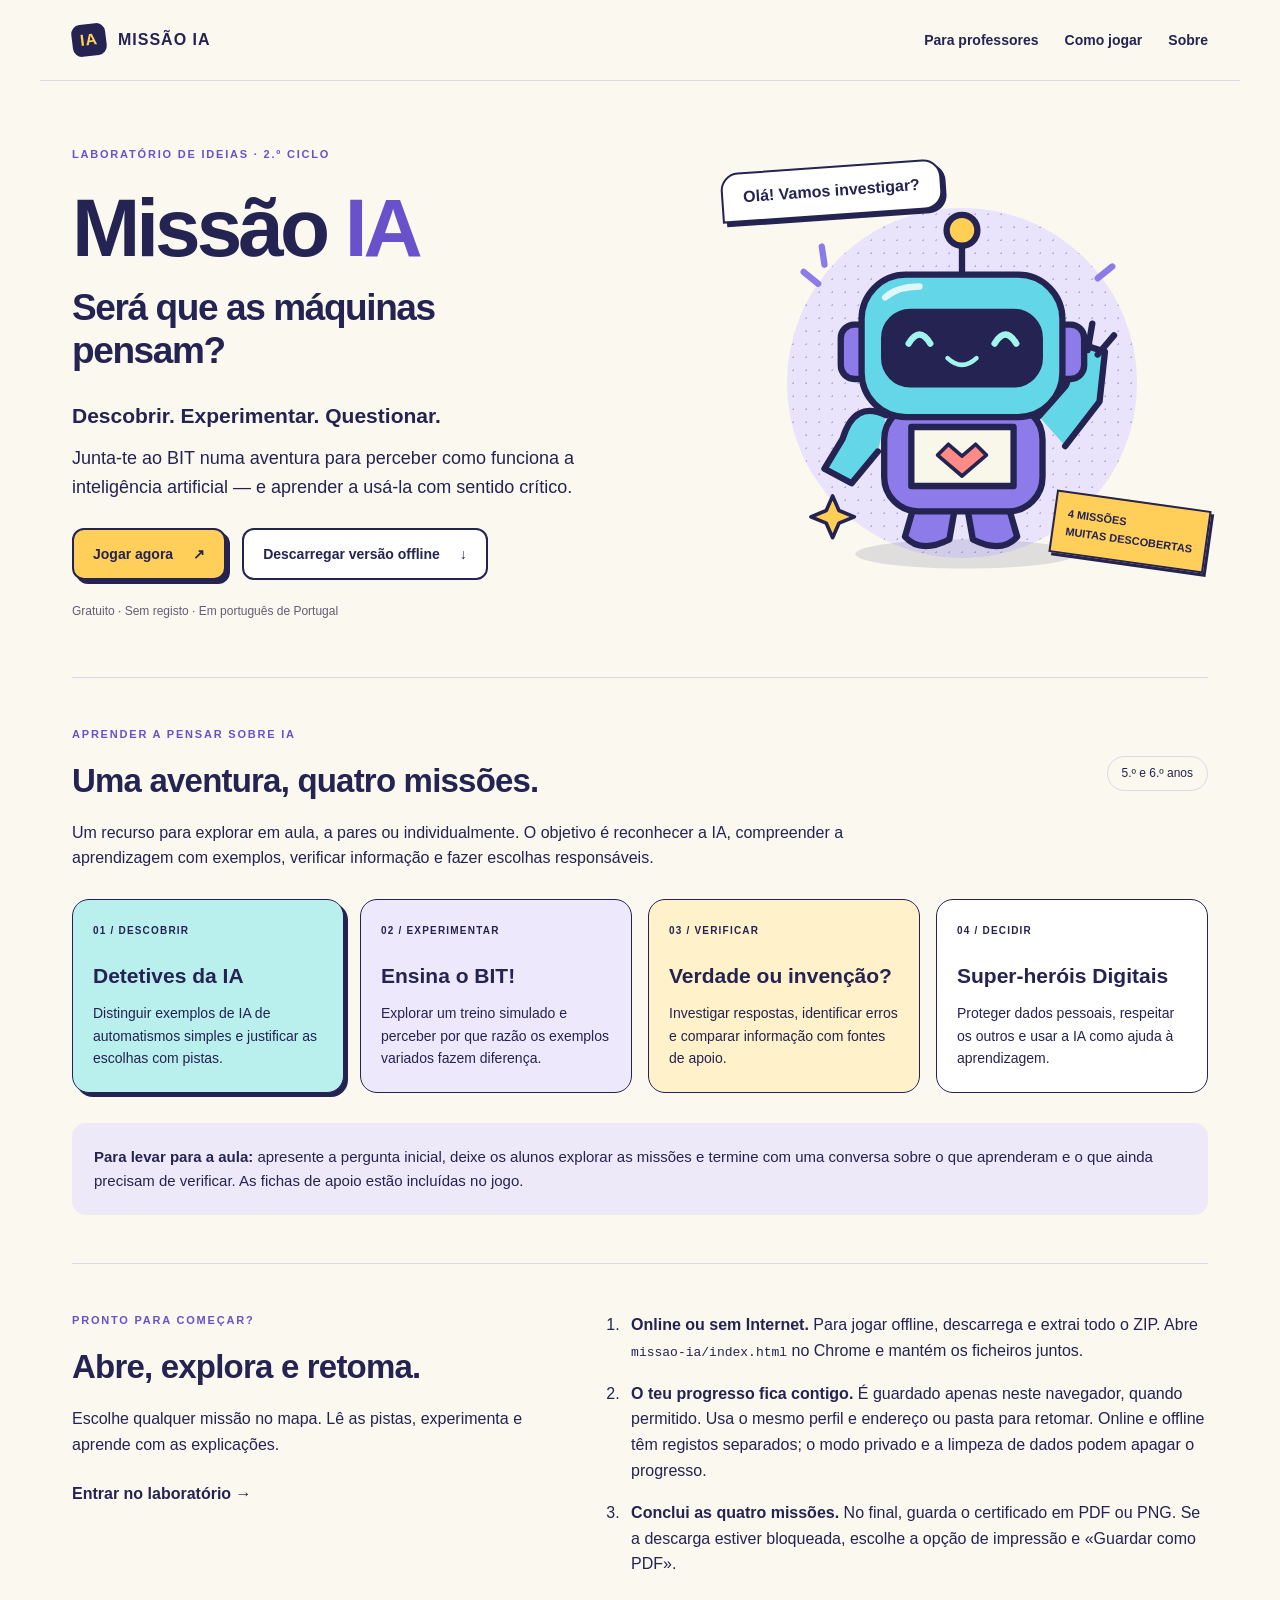
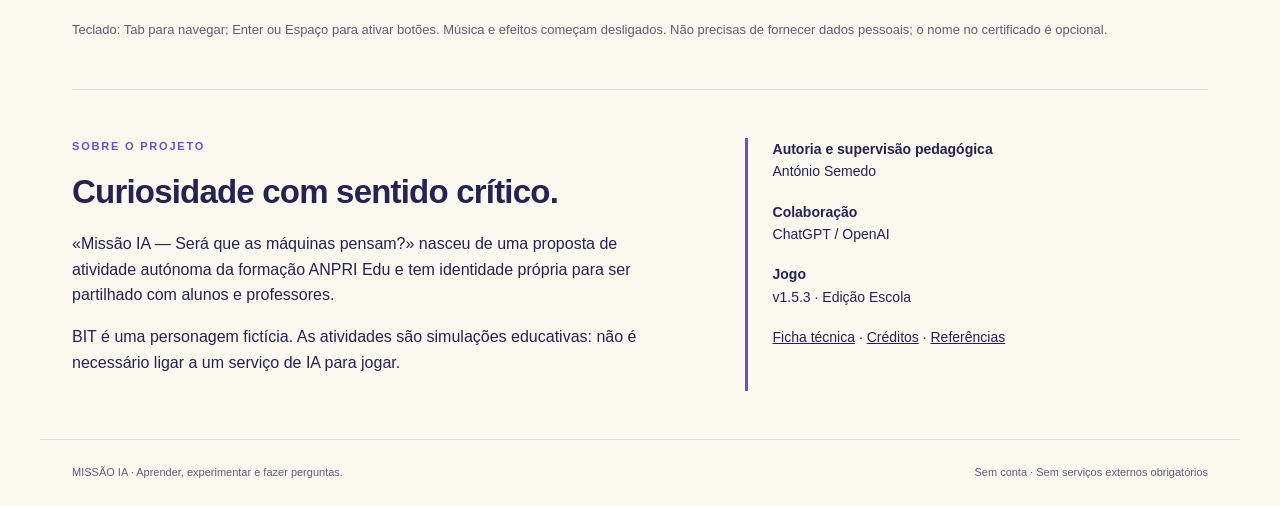
<file: index.html>
<!doctype html>
<html lang="pt-PT">
<head><meta charset="utf-8"><meta name="viewport" content="width=device-width,initial-scale=1"><meta name="theme-color" content="#242351"><meta name="description" content="Uma aventura gratuita para descobrir a inteligência artificial no 2.º ciclo. Quatro missões com o BIT, sem registo e com versão offline."><title>Missão IA — Será que as máquinas pensam?</title><link rel="icon" href="missao-ia/bit.svg" type="image/svg+xml"><link rel="stylesheet" href="portal.css"></head>
<body><a class="skip" href="#conteudo">Saltar para o conteúdo</a>
<header><a class="brand" href="index.html"><span class="mark">IA</span> MISSÃO IA</a><nav aria-label="Navegação principal"><a href="#professores">Para professores</a><a href="#como-jogar">Como jogar</a><a href="#sobre">Sobre</a></nav></header>
<main id="conteudo"><section class="hero" aria-labelledby="titulo"><div><p class="eyebrow">LABORATÓRIO DE IDEIAS · 2.º CICLO</p><h1 id="titulo">Missão <span>IA</span><small>Será que as máquinas pensam?</small></h1><p class="lead">Descobrir. Experimentar. Questionar.</p><p class="intro">Junta-te ao BIT numa aventura para perceber como funciona a inteligência artificial — e aprender a usá-la com sentido crítico.</p><div class="actions"><a class="button primary" href="missao-ia/index.html">Jogar agora <span aria-hidden="true">↗</span></a><a class="button secondary" href="downloads/missao-ia-v1.5.3-edicao-escola.zip" download>Descarregar versão offline <span aria-hidden="true">↓</span></a></div><p class="micro">Gratuito · Sem registo · Em português de Portugal</p></div><div class="art"><div class="orbit"></div><p class="speech">Olá! Vamos investigar?</p><img src="missao-ia/bit.svg" width="420" height="440" alt="BIT, o robô azul e lilás que te acompanha nas missões"><span class="sticker">4 MISSÕES<br>MUITAS DESCOBERTAS</span></div></section>
<section id="professores" class="section" aria-labelledby="prof-title"><div class="section-top"><div><p class="eyebrow">APRENDER A PENSAR SOBRE IA</p><h2 id="prof-title">Uma aventura, quatro missões.</h2></div><span class="pill">5.º e 6.º anos</span></div><p class="section-intro">Um recurso para explorar em aula, a pares ou individualmente. O objetivo é reconhecer a IA, compreender a aprendizagem com exemplos, verificar informação e fazer escolhas responsáveis.</p><div class="cards">
<article><span class="number">01 / DESCOBRIR</span><h3>Detetives da IA</h3><p>Distinguir exemplos de IA de automatismos simples e justificar as escolhas com pistas.</p></article>
<article><span class="number">02 / EXPERIMENTAR</span><h3>Ensina o BIT!</h3><p>Explorar um treino simulado e perceber por que razão os exemplos variados fazem diferença.</p></article>
<article><span class="number">03 / VERIFICAR</span><h3>Verdade ou invenção?</h3><p>Investigar respostas, identificar erros e comparar informação com fontes de apoio.</p></article>
<article><span class="number">04 / DECIDIR</span><h3>Super-heróis Digitais</h3><p>Proteger dados pessoais, respeitar os outros e usar a IA como ajuda à aprendizagem.</p></article></div><p class="teacher-note"><strong>Para levar para a aula:</strong> apresente a pergunta inicial, deixe os alunos explorar as missões e termine com uma conversa sobre o que aprenderam e o que ainda precisam de verificar. As fichas de apoio estão incluídas no jogo.</p></section>
<section id="como-jogar" class="section instructions" aria-labelledby="how-title"><div><p class="eyebrow">PRONTO PARA COMEÇAR?</p><h2 id="how-title">Abre, explora e retoma.</h2><p>Escolhe qualquer missão no mapa. Lê as pistas, experimenta e aprende com as explicações.</p><a class="text-link" href="missao-ia/index.html">Entrar no laboratório <span aria-hidden="true">→</span></a></div><ol><li><strong>Online ou sem Internet.</strong> Para jogar offline, descarrega e extrai todo o ZIP. Abre <code>missao-ia/index.html</code> no Chrome e mantém os ficheiros juntos.</li><li><strong>O teu progresso fica contigo.</strong> É guardado apenas neste navegador, quando permitido. Usa o mesmo perfil e endereço ou pasta para retomar. Online e offline têm registos separados; o modo privado e a limpeza de dados podem apagar o progresso.</li><li><strong>Conclui as quatro missões.</strong> No final, guarda o certificado em PDF ou PNG. Se a descarga estiver bloqueada, escolhe a opção de impressão e «Guardar como PDF».</li></ol><p class="access">Teclado: Tab para navegar; Enter ou Espaço para ativar botões. Música e efeitos começam desligados. Não precisas de fornecer dados pessoais; o nome no certificado é opcional.</p></section>
<section id="sobre" class="section about" aria-labelledby="about-title"><div><p class="eyebrow">SOBRE O PROJETO</p><h2 id="about-title">Curiosidade com sentido crítico.</h2><p>«Missão IA — Será que as máquinas pensam?» nasceu de uma proposta de atividade autónoma da formação ANPRI Edu e tem identidade própria para ser partilhado com alunos e professores.</p><p>BIT é uma personagem fictícia. As atividades são simulações educativas: não é necessário ligar a um serviço de IA para jogar.</p></div><div class="credits"><p><strong>Autoria e supervisão pedagógica</strong><br>António Semedo</p><p><strong>Colaboração</strong><br>ChatGPT / OpenAI</p><p><strong>Jogo</strong><br>v1.5.3 · Edição Escola</p><a href="missao-ia/FICHA-TECNICA.md">Ficha técnica</a> · <a href="missao-ia/CREDITOS.md">Créditos</a> · <a href="missao-ia/REFERENCIAS.md">Referências</a></div></section></main>
<footer><span>MISSÃO IA · Aprender, experimentar e fazer perguntas.</span><span>Sem conta · Sem serviços externos obrigatórios</span></footer></body></html>
</file>
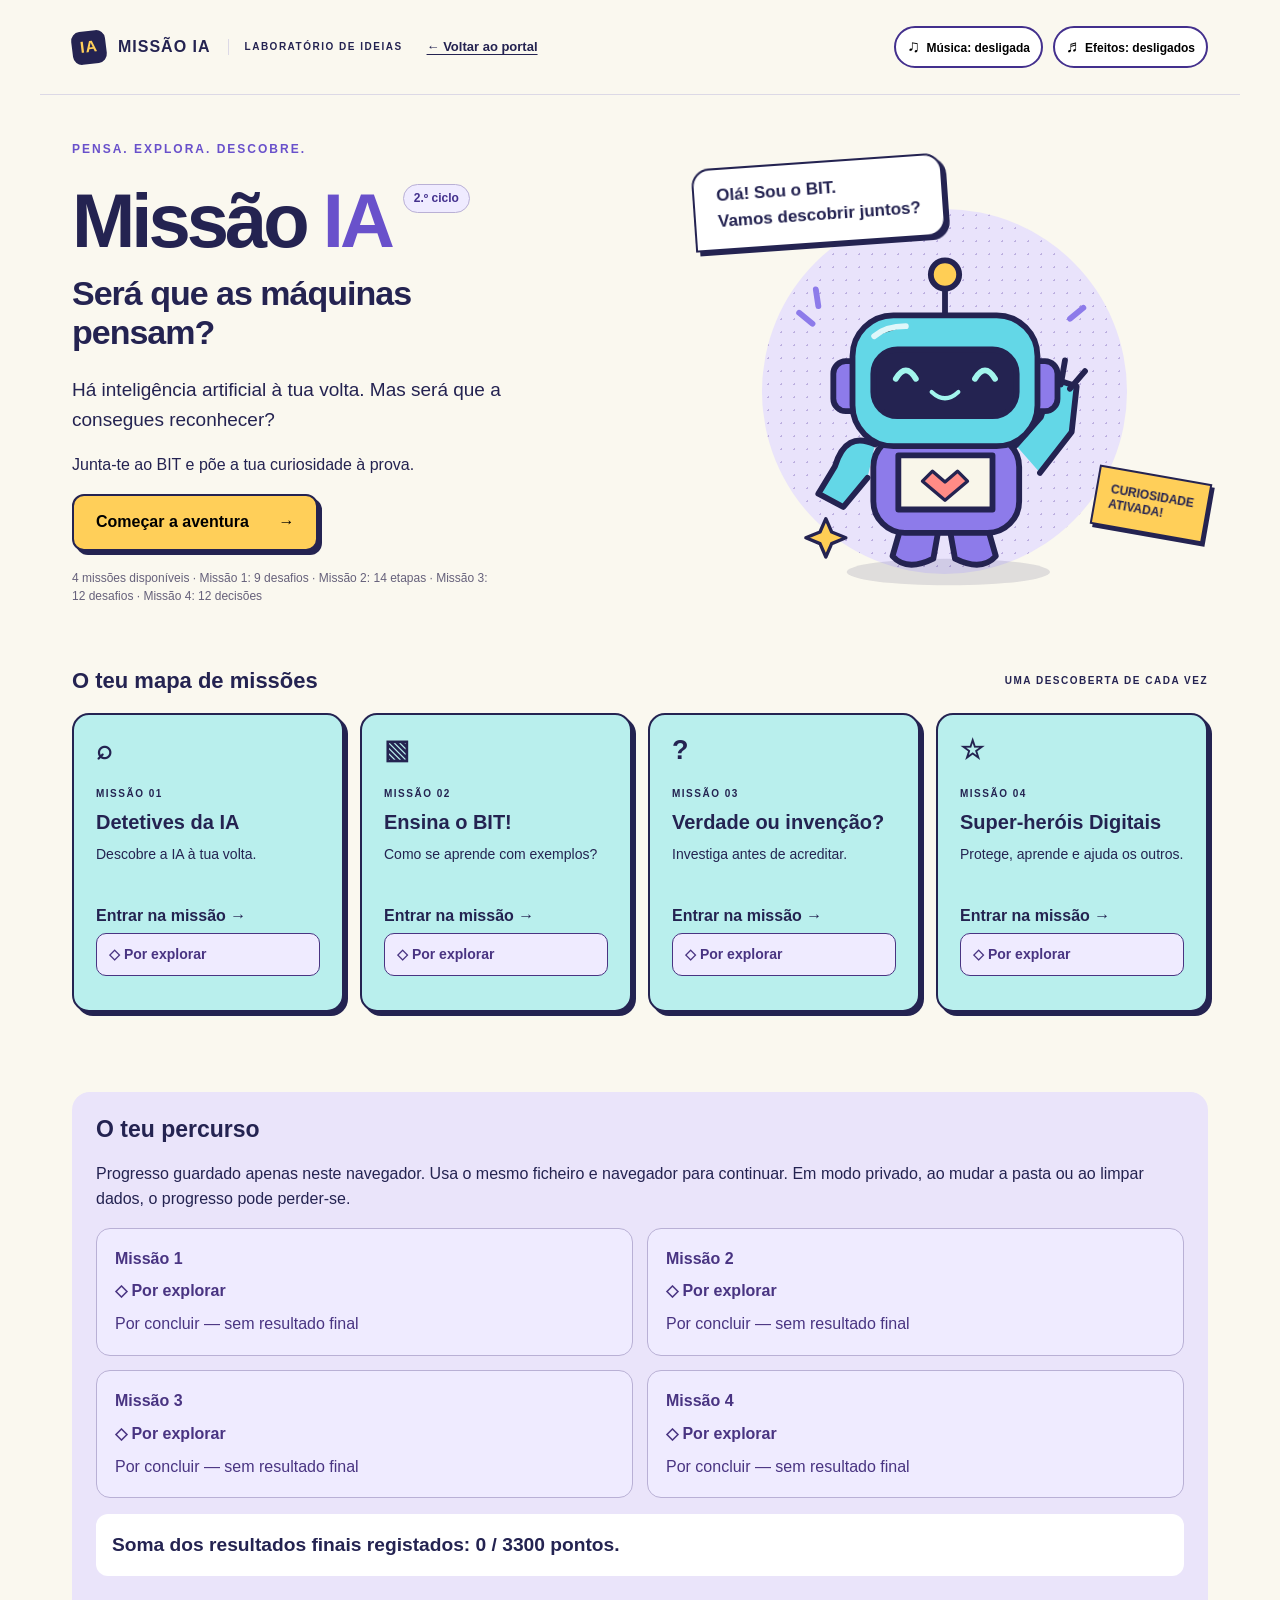
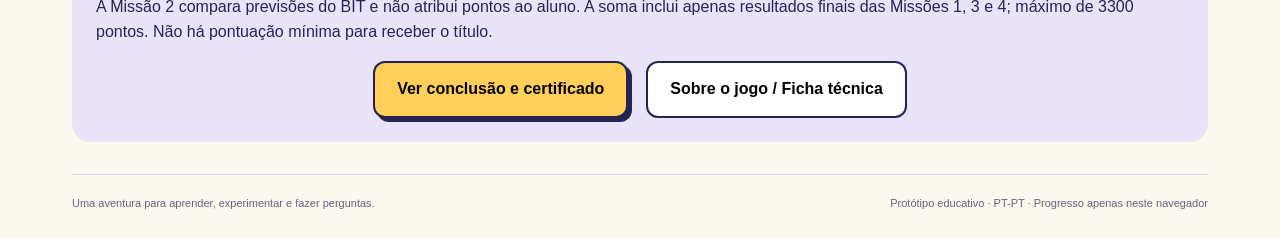
<file: missao-ia/index.html>
<!doctype html>
<html lang="pt-PT">
<head><meta charset="utf-8"><meta name="viewport" content="width=device-width,initial-scale=1"><meta name="theme-color" content="#242351"><title>Missão IA — Será que as máquinas pensam?</title><link rel="stylesheet" href="styles.css"><script defer src="progress.js"></script><script defer src="mission4.js"></script><script defer src="missions.js"></script><script defer src="mission2.js"></script><script defer src="mission3.js"></script><script defer src="music.js"></script><script defer src="app.js"></script></head>
<body>
<header class="topbar"><a class="brand" href="index.html" aria-label="Missão IA, início"><span class="brand-icon">IA</span> MISSÃO IA<span class="edition">LABORATÓRIO DE IDEIAS</span></a><a class="portal-return" href="../index.html">← Voltar ao portal</a><div class="audio-controls"><button id="music" class="secondary sound" aria-pressed="false"><span aria-hidden="true">♫</span> Música: desligada</button><button id="sound" class="secondary sound" aria-pressed="false"><span aria-hidden="true">♬</span> Efeitos: desligados</button></div><span id="audio-status" class="sr-only" role="status"></span></header>
<main id="app" tabindex="-1"></main>
<footer>Uma aventura para aprender, experimentar e fazer perguntas. <span>Protótipo educativo · PT-PT · Progresso apenas neste navegador</span></footer>
<noscript>Ativa o JavaScript no teu navegador para jogar esta missão.</noscript>
</body></html>
</file>
<file: portal.css>
:root{--ink:#242351;--purple:#6951cb;--paper:#faf8ef;--yellow:#ffcf59;--cyan:#b9efed;--line:#dcd9e6}*{box-sizing:border-box}html{scroll-behavior:smooth;scroll-padding-top:24px}body{margin:0;background:var(--paper);color:var(--ink);font:16px/1.6 "Trebuchet MS",Arial,sans-serif}a{color:inherit}a:focus-visible{outline:4px solid #087f8d;outline-offset:5px}h1,h2,h3,p{margin-top:0}h1,h2,h3{line-height:1.15}header,main,footer{max-width:1200px;margin:auto}header{padding:24px 32px;display:flex;justify-content:space-between;align-items:center;border-bottom:1px solid var(--line);gap:24px}.brand{text-decoration:none;font-weight:900;letter-spacing:1px;display:flex;align-items:center;gap:12px;white-space:nowrap}.mark{background:var(--ink);color:var(--yellow);padding:3px 8px;border-radius:9px;transform:rotate(-7deg)}nav{display:flex;gap:26px;font-size:14px;font-weight:bold}nav a{text-decoration:none}nav a:hover,.text-link:hover{text-decoration:underline}main{padding:0 32px}.hero{display:grid;grid-template-columns:1.25fr 1fr;gap:30px;align-items:center;padding:65px 0 56px}.eyebrow{font-size:11px;font-weight:900;letter-spacing:1.8px;color:var(--purple);margin-bottom:18px}h1{font-size:82px;letter-spacing:-4px;margin-bottom:26px}h1 span{color:var(--purple)}h1 small{display:block;max-width:480px;font-size:37px;letter-spacing:-1.4px;margin-top:12px}.lead{font-size:21px;font-weight:bold;margin-bottom:12px}.intro{max-width:510px;font-size:18px}.actions{display:flex;gap:16px;flex-wrap:wrap;margin-top:26px}.button{display:inline-flex;align-items:center;justify-content:center;gap:20px;text-decoration:none;border:2px solid var(--ink);border-radius:12px;padding:13px 19px;font-size:14px;font-weight:900;min-height:52px}.primary{background:var(--yellow);box-shadow:4px 4px 0 var(--ink)}.secondary{background:white}.button:hover{transform:translateY(-2px)}.micro{font-size:12px;color:#625d76;margin:22px 0 0}.art{position:relative;display:flex;align-items:center;justify-content:center;min-height:430px}.art img{position:relative;width:90%;height:auto;max-width:380px}.orbit{position:absolute;width:350px;height:350px;border-radius:50%;background-color:#e9e3fb;background-image:radial-gradient(#bdb0e0 1px,transparent 1px);background-size:13px 13px}.speech{position:absolute;top:-2px;left:5px;z-index:1;background:white;border:2px solid var(--ink);border-radius:18px 18px 18px 0;padding:10px 20px;box-shadow:4px 4px var(--ink);transform:rotate(-4deg);font-weight:bold}.sticker{position:absolute;bottom:35px;right:0;font-size:11px;font-weight:900;background:var(--yellow);border:2px solid var(--ink);padding:12px;transform:rotate(8deg);box-shadow:3px 3px var(--ink)}.section{padding:48px 0;border-top:1px solid var(--line)}.section-top{display:flex;align-items:center;justify-content:space-between;gap:20px}h2{font-size:33px;letter-spacing:-.8px;margin-bottom:20px}.pill{padding:7px 14px;border:1px solid var(--line);border-radius:30px;font-size:12px;white-space:nowrap}.section-intro{max-width:800px;margin-bottom:28px}.cards{display:grid;grid-template-columns:repeat(4,minmax(0,1fr));gap:16px}.cards article{background:white;border:1.5px solid var(--ink);border-radius:17px;padding:23px 20px}.cards article:first-child{background:var(--cyan);box-shadow:4px 4px var(--ink)}.cards article:nth-child(2){background:#eee8fc}.cards article:nth-child(3){background:#fff1c9}.number{display:block;font-size:10px;font-weight:900;letter-spacing:1.2px;margin-bottom:25px}h3{font-size:21px;margin-bottom:14px}.cards p{font-size:14px;margin:0}.teacher-note{background:#eee9f8;border-radius:14px;padding:22px;margin:30px 0 0;font-size:15px}.instructions{display:grid;grid-template-columns:1fr 1.3fr;gap:18px 64px}.instructions ol{margin:0;padding-left:22px}.instructions li{padding-left:7px;margin-bottom:17px}.text-link{font-weight:bold;text-decoration:none;display:inline-block;padding:8px 0}.access{grid-column:1/-1;font-size:13px;margin:8px 0 0;color:#625d76}code{font-size:13px;overflow-wrap:anywhere}.about{display:grid;grid-template-columns:1.3fr 1fr;gap:70px}.credits{border-left:3px solid var(--purple);padding-left:25px;font-size:14px}.credits p{margin-bottom:18px}footer{border-top:1px solid var(--line);display:flex;justify-content:space-between;gap:20px;padding:24px 32px;font-size:11px;color:#625d76}.skip{position:absolute;left:10px;top:-100px;background:white;padding:12px;z-index:10}.skip:focus{top:10px}@media(max-width:950px){h1{font-size:66px}h1 small{font-size:31px}.hero{gap:18px}.art{min-height:360px}.orbit{width:280px;height:280px}.cards{grid-template-columns:repeat(2,minmax(0,1fr))}.instructions,.about{gap:30px}.button{font-size:13px}}@media(max-width:650px){header{flex-wrap:wrap;padding:20px;gap:18px}nav{gap:20px;font-size:12px;flex-wrap:wrap}main{padding:0 20px}.hero{grid-template-columns:1fr;padding-top:32px;gap:25px}h1{font-size:66px}h1 small{font-size:32px}.art{max-width:370px;width:100%;margin:auto;min-height:350px}.art img{max-width:310px}.speech{top:0;font-size:14px}.sticker{bottom:20px;font-size:10px}.actions{flex-direction:column;align-items:stretch}.section{padding:34px 0}.section-top{align-items:flex-start}.section-top .pill{display:none}h2{font-size:29px}.cards{grid-template-columns:1fr}.cards article{padding:22px}.number{margin-bottom:14px}.instructions,.about{grid-template-columns:1fr}.credits{margin-top:8px}footer{padding:20px;display:block}footer span{display:block;margin-bottom:8px}}@media(prefers-reduced-motion:reduce){html{scroll-behavior:auto}.button:hover{transform:none}}
</file>
<file: missao-ia/styles.css>
:root{--ink:#242351;--purple:#6951cb;--paper:#faf8ef;--yellow:#ffcf59;--cyan:#b9efed;--line:#dcd9e6}*{box-sizing:border-box}body{margin:0;background:var(--paper);color:var(--ink);font-family:'Trebuchet MS',Arial,sans-serif;line-height:1.55}button,a{-webkit-tap-highlight-color:transparent}button{font:inherit;cursor:pointer}button:focus-visible,a:focus-visible,summary:focus-visible{outline:4px solid #087f8d;outline-offset:5px}button[hidden]{display:none}h1,h2,h3,p{margin-top:0}h1,h2,h3{line-height:1.15}button{transition:transform .15s}button:hover:not(:disabled){transform:translateY(-2px)}.topbar{max-width:1200px;margin:auto;padding:25px 32px;display:flex;justify-content:space-between;align-items:center;border-bottom:1px solid var(--line)}.brand{display:flex;align-items:center;gap:12px;text-decoration:none;color:var(--ink);font-weight:900;letter-spacing:1px}.brand-icon{background:var(--ink);color:var(--yellow);border-radius:9px;padding:4px 8px;transform:rotate(-7deg)}.edition{font-size:10px;letter-spacing:1.5px;border-left:1px solid var(--line);padding-left:16px;margin-left:5px}.year{font-size:12px;font-weight:bold;border:1px solid var(--line);border-radius:30px;padding:6px 13px}main{max-width:1200px;margin:auto;padding:0 32px;outline:none}.hero{display:grid;grid-template-columns:1.1fr 1fr;align-items:center;min-height:530px;padding:45px 0 30px;gap:30px}.eyebrow{font-size:12px;font-weight:900;letter-spacing:2px;color:var(--purple);margin-bottom:18px}.hero h1{font-size:76px;letter-spacing:-4px;margin-bottom:23px}.hero h1>span{color:var(--purple)}.hero h1 i{display:block;font-size:34px;letter-spacing:-1px;font-style:normal;max-width:440px;margin-top:10px}.intro{font-size:19px;max-width:430px}.hero-copy>p:not(.eyebrow){max-width:430px}.primary,.secondary{border:2px solid var(--ink);border-radius:12px;padding:14px 22px;font-weight:900}.primary{background:var(--yellow);box-shadow:4px 4px 0 var(--ink)}.primary span{padding-left:25px}.secondary{background:white}.micro{font-size:12px;color:#66617b;margin-top:18px}.hero-art{position:relative;min-height:440px;display:flex;align-items:flex-end;justify-content:center}.orbit{position:absolute;background:#e9e3fb;width:365px;height:365px;border-radius:50%;bottom:25px;background-image:radial-gradient(#bdb0e0 1px,transparent 1px);background-size:13px 13px}.bit{width:100%;max-width:350px;position:relative}.speech{position:absolute;top:2px;left:12px;z-index:2;background:white;border:2px solid var(--ink);box-shadow:4px 4px 0 var(--ink);padding:13px 22px;border-radius:18px 18px 18px 0;transform:rotate(-4deg);font-weight:bold;font-size:17px}.sticker{position:absolute;right:0;bottom:65px;background:var(--yellow);border:2px solid var(--ink);padding:13px;transform:rotate(10deg);font-size:12px;font-weight:900;line-height:1.25;box-shadow:3px 3px 0 var(--ink)}.section-label{display:flex;justify-content:space-between;align-items:center;margin:20px 0}.section-label h2{font-size:22px;margin:0}.section-label>span{font-size:10px;letter-spacing:1.5px;font-weight:bold}.mission-grid{display:grid;grid-template-columns:repeat(4,1fr);gap:16px}.mission-card{border:1.5px solid var(--line);background:#fffdf7;border-radius:17px;padding:22px;min-height:260px}.mission-card.ready{border:2px solid var(--ink);background:var(--cyan);box-shadow:4px 4px 0 var(--ink)}.card-top{display:flex;align-items:center;justify-content:space-between;margin-bottom:22px}.mission-icon{font-size:27px;line-height:1;font-weight:bold}.status{font-size:9px;font-weight:bold;letter-spacing:1px;background:#eeeaf5;padding:5px 7px;border-radius:5px}.ready .status{background:white}.mission-number{font-size:10px;letter-spacing:1.5px;margin-bottom:9px;font-weight:bold}.mission-card h3{font-size:20px;margin-bottom:10px}.mission-card>p:not(.mission-number){font-size:14px;min-height:43px;margin-bottom:12px}.text-button{background:none;border:0;color:var(--ink);font-weight:bold;padding:5px 0;text-align:left}.text-button:hover{text-decoration:underline}.soon{font-size:11px;color:#69657a}.future{color:#625c79}.map{padding-bottom:48px}footer{max-width:1136px;margin:0 auto;border-top:1px solid var(--line);padding:20px 0 26px;font-size:11px;color:#66617b;display:flex;justify-content:space-between;gap:20px}.play{max-width:960px;margin:30px auto 60px}.play-top{display:flex;justify-content:space-between;align-items:center}.points{background:var(--yellow);padding:7px 16px;border-radius:30px;font-weight:bold}.mission-heading{text-align:center;margin:35px 0 30px}.mission-heading h1{font-size:35px}.mission-heading .eyebrow{margin-bottom:10px}.progress-label{display:flex;justify-content:space-between;font-size:12px;font-weight:bold}progress{width:100%;height:12px;appearance:none;border:0;border-radius:10px;overflow:hidden;background:#e7e2f1;margin:8px 0 30px}progress::-webkit-progress-bar{background:#e7e2f1}progress::-webkit-progress-value{background:var(--purple)}progress::-moz-progress-bar{background:var(--purple)}.challenge-layout{display:grid;grid-template-columns:230px 1fr;gap:32px}.guide .bit{width:220px}.guide-note{background:var(--cyan);border:2px solid var(--ink);border-radius:15px;padding:18px;font-size:14px;transform:rotate(-2deg)}.guide-note p{margin:8px 0 0}.question{background:white;border:2px solid var(--ink);border-radius:20px;padding:32px;box-shadow:6px 6px 0 #ded5f2}.question h2{font-size:28px}.scenario{font-size:18px}fieldset{border:0;padding:0;margin:25px 0 0}legend{font-weight:bold;margin-bottom:12px}.choices{display:grid;grid-template-columns:1fr 1fr;gap:12px}.choice{border:2px solid var(--ink);background:#f2edfc;border-radius:10px;padding:15px;text-align:left;font-weight:bold;display:flex;justify-content:space-between;gap:10px}.choice:disabled{cursor:default;color:var(--ink);opacity:.65}.choice.correct{background:#b9efcf;opacity:1;border-color:#246a43}.choice.incorrect{background:#ffe0d5;opacity:1;border-color:#a14b33}.feedback{margin-top:22px;padding:18px;border-radius:12px;font-size:15px}.feedback p{margin:8px 0 0}.positive{background:#e3f7eb}.learn{background:#fff0d5}.next{margin-top:20px}.results{max-width:760px;text-align:center;margin:50px auto}.results h1{font-size:42px}.score-medal{background:var(--yellow);border:2px solid var(--ink);box-shadow:5px 5px 0 var(--ink);border-radius:50%;width:180px;height:180px;margin:30px auto;display:flex;flex-direction:column;justify-content:center;font-size:22px;transform:rotate(-4deg)}.score-medal strong{font-size:48px;line-height:1.1}.score-medal span{font-size:11px;font-weight:bold;letter-spacing:1px}.takeaway{text-align:left;background:#eae4fa;padding:26px;border-radius:18px}.takeaway h2{font-size:23px}.takeaway p:last-child{margin:0}details{text-align:left;margin:24px 0;border:1px solid var(--line);padding:18px;border-radius:12px}summary{cursor:pointer;font-weight:bold}.review{padding-left:22px}.review li{padding:15px 0;border-bottom:1px solid var(--line)}.review p{font-size:14px;margin:8px 0 0}.result-actions{display:flex;justify-content:center;gap:18px;flex-wrap:wrap}@media(max-width:900px){.edition{display:none}.hero h1{font-size:62px}.hero h1 i{font-size:29px}.mission-grid{grid-template-columns:repeat(2,1fr)}.hero-art{min-height:390px}.orbit{width:290px;height:290px}.sticker{right:-10px}.challenge-layout{grid-template-columns:160px 1fr;gap:20px}.guide .bit{width:160px}footer{margin:0 32px}.section-label>span{display:none}}@media(max-width:620px){main{padding:0 20px}.topbar{padding:18px 20px}.brand{font-size:14px}.year{font-size:10px}.hero{grid-template-columns:1fr;gap:0;padding-top:30px}.hero h1{font-size:64px}.hero-art{min-height:350px;max-width:380px;width:100%;margin:auto}.hero-art .bit{max-width:280px}.speech{font-size:14px;top:10px}.sticker{right:0}.hero-copy .micro{font-size:11px}.mission-grid{gap:12px}.mission-card{padding:17px;min-height:255px}.mission-card h3{font-size:18px}.status{font-size:8px}.section-label h2{font-size:20px}.play-top{font-size:12px}.points{padding:6px 10px}.mission-heading h1{font-size:27px}.challenge-layout{display:block}.guide{display:none}.question{padding:22px}.question h2{font-size:25px}.choices{grid-template-columns:1fr}.scenario{font-size:17px}.results h1{font-size:32px}footer{margin:0 20px;display:block}footer span{display:block;margin-top:5px}}@media(prefers-reduced-motion:reduce){*{transition:none!important}}

/* Melhorias 1.1: texto das dicas sempre disponível e foco legível. */
h1:focus{outline:none}
h1:focus-visible{outline:3px solid #087f8d;outline-offset:8px}
html[data-input-modality="pointer"] h1:focus{outline:none}
html[data-input-modality="keyboard"] h1:focus{outline:3px solid #087f8d;outline-offset:8px}
.choice{flex-direction:column}.choice small{display:block;font-size:12px}
.sound{font-size:12px;padding:8px 12px;min-height:44px}
.sr-only{position:absolute;width:1px;height:1px;padding:0;overflow:hidden;clip-path:inset(50%);white-space:nowrap}
@media(max-width:620px){.guide{display:block;margin-bottom:20px}.guide .bit{display:none}.guide-note{transform:none}.topbar{flex-wrap:wrap;gap:15px}.year{display:none}.play-top{flex-wrap:wrap;gap:12px}}
@media(max-width:400px){.mission-grid{grid-template-columns:1fr}.hero h1{font-size:54px}.question{padding:18px}.speech{left:0}.sticker{font-size:10px}}

.choice[aria-disabled="true"]{cursor:default}.choice[aria-disabled="true"]:hover{transform:none}

/* Versão 1.2: expressões no SVG original e movimento opcional. */
.face-joy,.face-doubt,.face-discovery,.discovery-spark{display:none}
[data-state="joy"] .eyes-original,[data-state="joy"] .mouth-original,[data-state="doubt"] .eyes-original,[data-state="doubt"] .mouth-original,[data-state="discovery"] .eyes-original,[data-state="discovery"] .mouth-original{display:none}
[data-state="joy"] .face-joy,[data-state="doubt"] .face-doubt,[data-state="discovery"] .face-discovery,[data-state="discovery"] .discovery-spark{display:block}
[data-state="joy"] .bit{animation:bit-hop .55s ease-in-out 2}
[data-state="doubt"] .bit{animation:bit-think .8s ease-in-out 2}
[data-state="discovery"] .bit{animation:bit-discover .7s ease-in-out 1}
.celebration{position:relative;max-width:260px;margin:0 auto;isolation:isolate}
.celebration[data-state] .bit{animation:bit-dance .6s ease-in-out 6;transform-origin:50% 90%}
.confetti{position:absolute;inset:0;overflow:hidden;pointer-events:none}
.confetti i{position:absolute;left:calc(var(--i)*5.3%);top:0;width:7px;height:12px;background:var(--purple);animation:confetti-fall 2s ease-in calc(var(--i)*.035s) 1 both}
.confetti i:nth-child(3n){background:#087f8d}.confetti i:nth-child(3n+1){background:#d19100}
@keyframes bit-hop{50%{transform:translateY(-10px) rotate(3deg)}}
@keyframes bit-think{50%{transform:rotate(-5deg)}}
@keyframes bit-discover{50%{transform:translateY(-7px) scale(1.025)}}
@keyframes bit-dance{25%{transform:rotate(-7deg) translateY(-6px)}75%{transform:rotate(7deg) translateY(-6px)}}
@keyframes confetti-fall{from{transform:translateY(-20px) rotate(0);opacity:1}to{transform:translateY(270px) rotate(220deg);opacity:0}}
@media(max-width:620px){.guide{display:flex;align-items:center;gap:10px}.guide .bit{display:block;width:90px;flex-shrink:0}.guide-note{flex:1;min-width:0;padding:12px}.guide-note p{font-size:13px}}
@media(prefers-reduced-motion:reduce){*,*::before,*::after{animation:none!important;transition:none!important;scroll-behavior:auto!important}.confetti{display:none}}

.animal-card{text-align:center;background:#f3f0ff;border-radius:20px;padding:18px;margin-bottom:16px}.animal-icon{font-size:64px}.animal-card h3{margin:6px}.prediction{padding:16px;border:2px solid #242351;border-radius:14px;font-size:1.1rem}

/* Versão 1.3.2: comparação e ações finais exclusivas da Missão 2. */
.training-results .result-actions{margin-top:24px;gap:16px}
.training-comparison{display:grid;grid-template-columns:repeat(2,minmax(0,1fr));gap:16px;margin:20px 0 24px}
.training-result{background:#fff;border:2px solid var(--purple);border-radius:12px;padding:18px}
.training-result-after{background:#e3f7eb;border-color:#246a43}
.training-result h3{font-size:18px;margin-bottom:14px}
.training-result p{margin:0 0 8px}
.training-result strong{font-size:30px}
.training-result span{display:block;font-size:13px}
@media(max-width:620px){.training-comparison{grid-template-columns:1fr}.training-results .result-actions{flex-direction:column;align-items:stretch}.training-results .result-actions button{width:100%}}

/* Estilos exclusivos do dossiê da Missão 3. */
.investigation .evidence {background:#f5f3ff;border:2px solid #c8c0ed;border-radius:16px;padding:16px;margin:20px 0;}
.investigation details {margin:12px 0;border:1px solid #8d7bea;border-radius:10px;padding:12px;background:#fff;}
.investigation summary {cursor:pointer;font-weight:700;min-height:44px;display:list-item;overflow-wrap:anywhere;}
.investigation .source-note {font-size:.88rem;overflow-wrap:anywhere;}
.investigation .investigation-state {margin:20px 0;padding:16px;background:#fff8dd;border-radius:12px;}
.investigation meter {display:block;width:100%;height:24px;}
.investigation fieldset {min-width:0;margin-top:20px;}
.investigation fieldset:disabled {opacity:.65;}
.investigation [data-compare] {margin:8px 0;width:100%;}
.investigation button,.investigation p {overflow-wrap:anywhere;}
.investigation :focus-visible {outline:3px solid #242351;outline-offset:4px;}
@media(max-width:620px){.investigation .evidence,.investigation .investigation-state{padding:12px}.investigation .play-top{flex-wrap:wrap;gap:12px}}

/* v1.4.1 — pergunta próxima da decisão e escolha persistente. */
.investigation .mission-question,.investigation .decision-question{background:#fff8dd;border-left:5px solid #6951cb;padding:14px;border-radius:8px;margin-bottom:18px}
.investigation .step-label{font-weight:bold;font-size:14px;margin-bottom:8px}
.investigation .scenario,.investigation .decision-question p{margin-bottom:0}
.investigation .choice.selected{border:3px solid #43308d;background:#e3dcfa;box-shadow:inset 5px 0 #43308d}
.investigation .choice.selected::after{content:'✓ Escolha registada';font-size:14px}
.investigation .choice.selected.correct{background:#b9efcf;border-color:#246a43;box-shadow:inset 5px 0 #246a43}
.investigation .choice.selected.correct::after{content:'✓ Escolha registada · Comparação validada'}
.investigation #comparison-feedback{padding:10px 0;font-weight:bold}
.investigation .question{min-width:0}

.investigation .main-prompt{margin:12px 0 0;font-size:18px}

/* v1.5: local results, decisions and certificate */
.local-panel{max-width:1160px;margin:32px auto;padding:24px}
.saved-status{font-weight:700;color:#33305f}
#student-name{display:block;width:min(100%,620px);margin:12px auto;padding:14px;font:inherit;border:2px solid #43308d;border-radius:10px;background:white;color:#242351;box-sizing:border-box}
#certificate-preview img{width:100%;max-width:880px;height:auto;margin:24px auto;display:block}
.local-panel li,.results li{margin:12px 0}
[data-m4][aria-pressed=true]{outline:3px solid #43308d;background:#e3dcfa}
.choice:disabled{opacity:1;color:#242351;cursor:default}
#confirm{margin:18px 0}
.result-actions{flex-wrap:wrap}
.local-panel,#reset-panel{overflow-wrap:anywhere}
@media(max-width:620px){.local-panel{margin:20px 12px;padding:18px}.result-actions>*{width:100%}}
@media print{
 @page{size:A4 landscape;margin:0}
 html,body{background:white!important;margin:0!important;padding:0!important}
 body>:not(main),#app>:not(.results),.results>:not(#certificate-preview){display:none!important}
 #app,.results{margin:0!important;padding:0!important;max-width:none!important;width:297mm!important;min-height:0!important}
 #certificate-preview{position:static;width:297mm;height:209mm;margin:0;padding:0}
 #certificate-preview img{width:297mm;height:209mm;max-width:none;margin:0}
}
/* v1.5.1 — percurso, conquista e controlos */
.audio-controls{display:flex;gap:10px;margin-left:auto;flex-wrap:wrap;justify-content:flex-end}
.topbar{gap:14px;flex-wrap:wrap}.audio-controls .sound{margin:0;padding:10px 14px;min-height:44px;border:2px solid #43308d;font-weight:700;background:#fff}
.audio-controls [aria-pressed=true]{background:#d1f4ed;border-color:#176056}
.saved-status{padding:10px 12px;border-radius:10px;line-height:1.5;border:1px solid currentColor}
.state-done{background:#dcf5e9;color:#17563e}.state-active{background:#fff0bd;color:#684500}.state-new{background:#efebff;color:#493482}
#real-results,.certificate-results{list-style:none;padding:0;display:grid;grid-template-columns:repeat(2,minmax(0,1fr));gap:14px;text-align:left}
.journey-card,.certificate-results li{padding:18px;border-radius:14px;border:1px solid #b9b0d5;margin:0!important;min-width:0}
.journey-card strong,.journey-card span{display:block}.journey-card span{font-weight:700;margin:8px 0}.journey-card p{margin:0}
#global-result{font-size:1.2rem;font-weight:700;padding:16px;background:white;border-radius:12px}
.adventure-dialog{box-sizing:border-box;width:min(580px,calc(100% - 28px));max-height:90vh;overflow:auto;padding:28px;border:2px solid #43308d;border-radius:22px;background:#fbf9f0;color:#242351;line-height:1.6}
.adventure-dialog::backdrop{background:#242351aa}.adventure-dialog h2{line-height:1.25;margin:0 0 18px}.adventure-dialog p{margin:0 0 24px}.dialog-actions{display:flex;flex-wrap:wrap;gap:14px}.dialog-actions button{flex:1 1 190px;min-height:48px}.adventure-dialog .celebration{max-width:150px;margin:0 auto 16px;height:auto}.adventure-dialog .bit{width:100%;height:auto}
.final-results{max-width:1000px;margin:30px auto;background:#fffdf7;border:1px solid #d8d0eb;border-radius:24px;padding:32px}.final-results>.celebration{max-width:180px;height:auto;margin:0 auto 20px}.final-results h1{font-size:clamp(1.8rem,4vw,3rem);line-height:1.15}.final-results .certificate-results li{background:#efebff}.final-results label{display:block;font-weight:700;margin-top:30px}.final-results .result-actions{padding:20px 0;gap:14px}.final-results #certificate-preview{border-top:1px solid #d8d0eb;margin-top:24px}
button:focus-visible,a:focus-visible,input:focus-visible,summary:focus-visible{outline:3px solid #116c76;outline-offset:4px}
@media(max-width:620px){#real-results,.certificate-results{grid-template-columns:1fr}.audio-controls{width:100%;margin-left:0}.audio-controls button{flex:1}.topbar .year{display:none}.final-results{margin:20px 0;padding:18px}.adventure-dialog{padding:22px}.result-actions{gap:14px}}
@media(prefers-reduced-motion:reduce){*,*::before,*::after{animation:none!important;scroll-behavior:auto!important}}
@media print{.final-results{border:0!important;border-radius:0!important}#certificate-preview{border:0!important}dialog{display:none!important}}
@media print{html,body,#app,.results{height:auto!important;min-height:0!important;overflow:visible!important}.results #certificate-preview{position:fixed!important;left:0!important;top:0!important;margin:0!important;padding:0!important;width:297mm!important;height:209mm!important}.results #certificate-preview img{margin:0!important;width:297mm!important;height:209mm!important}.results{height:209mm!important;box-shadow:none!important}}

/* v1.5.2 — identity and brief welcome */
.title-year{display:inline-block;vertical-align:middle;font-size:12px;line-height:1.4;letter-spacing:0;padding:5px 10px;margin-left:12px;border:1px solid #b9b0d5;border-radius:999px;color:#43308d;background:#efebff;white-space:nowrap}
.audio-controls .sound{border-radius:999px;padding:6px 11px;font-size:12px;min-height:36px;box-shadow:none}
.audio-controls .sound span{font-size:17px;margin-right:3px}.audio-controls [aria-pressed=true]{background:#c4eee3;box-shadow:inset 0 0 0 1px #176056}
@media(max-width:620px){.audio-controls{margin-left:auto;width:auto;max-width:100%;gap:6px}.audio-controls button{flex:0 1 auto}.title-year{font-size:11px;margin-left:8px}.hero h1{letter-spacing:-3px}}
@media(prefers-reduced-motion:no-preference){.hero-art>.bit{animation:bit-arrive .65s ease-out both}.hero-art .welcome-arm{transform-origin:298px 261px;animation:bit-wave 1.25s ease-in-out .65s 1}.hero-art .speech{animation:speech-arrive .65s ease-out 1.75s both}}
@keyframes bit-arrive{from{opacity:0;transform:translateY(16px)}to{opacity:1;transform:translateY(0)}}
@keyframes bit-wave{0%,50%,100%{transform:rotate(0)}25%,75%{transform:rotate(17deg)}}
@keyframes speech-arrive{from{opacity:0;translate:0 8px;scale:.94}to{opacity:1;translate:0 0;scale:1}}
@media(prefers-reduced-motion:reduce){.hero-art .bit,.hero-art .speech,.welcome-arm{animation:none!important}}

/* v1.5.3: align audience capsule with the upper part of IA. */
.title-year{vertical-align:top;margin-top:.65em}

/* Regresso ao portal: navegação nativa, sem alterar o progresso. */
.portal-return{color:var(--ink);font-size:13px;font-weight:700;min-height:44px;display:inline-flex;align-items:center;padding:8px 10px;text-underline-offset:3px;border-radius:6px}
@media(max-width:620px){.portal-return{order:3;flex-basis:100%}}
@media print{.portal-return{display:none!important}}
</file>
